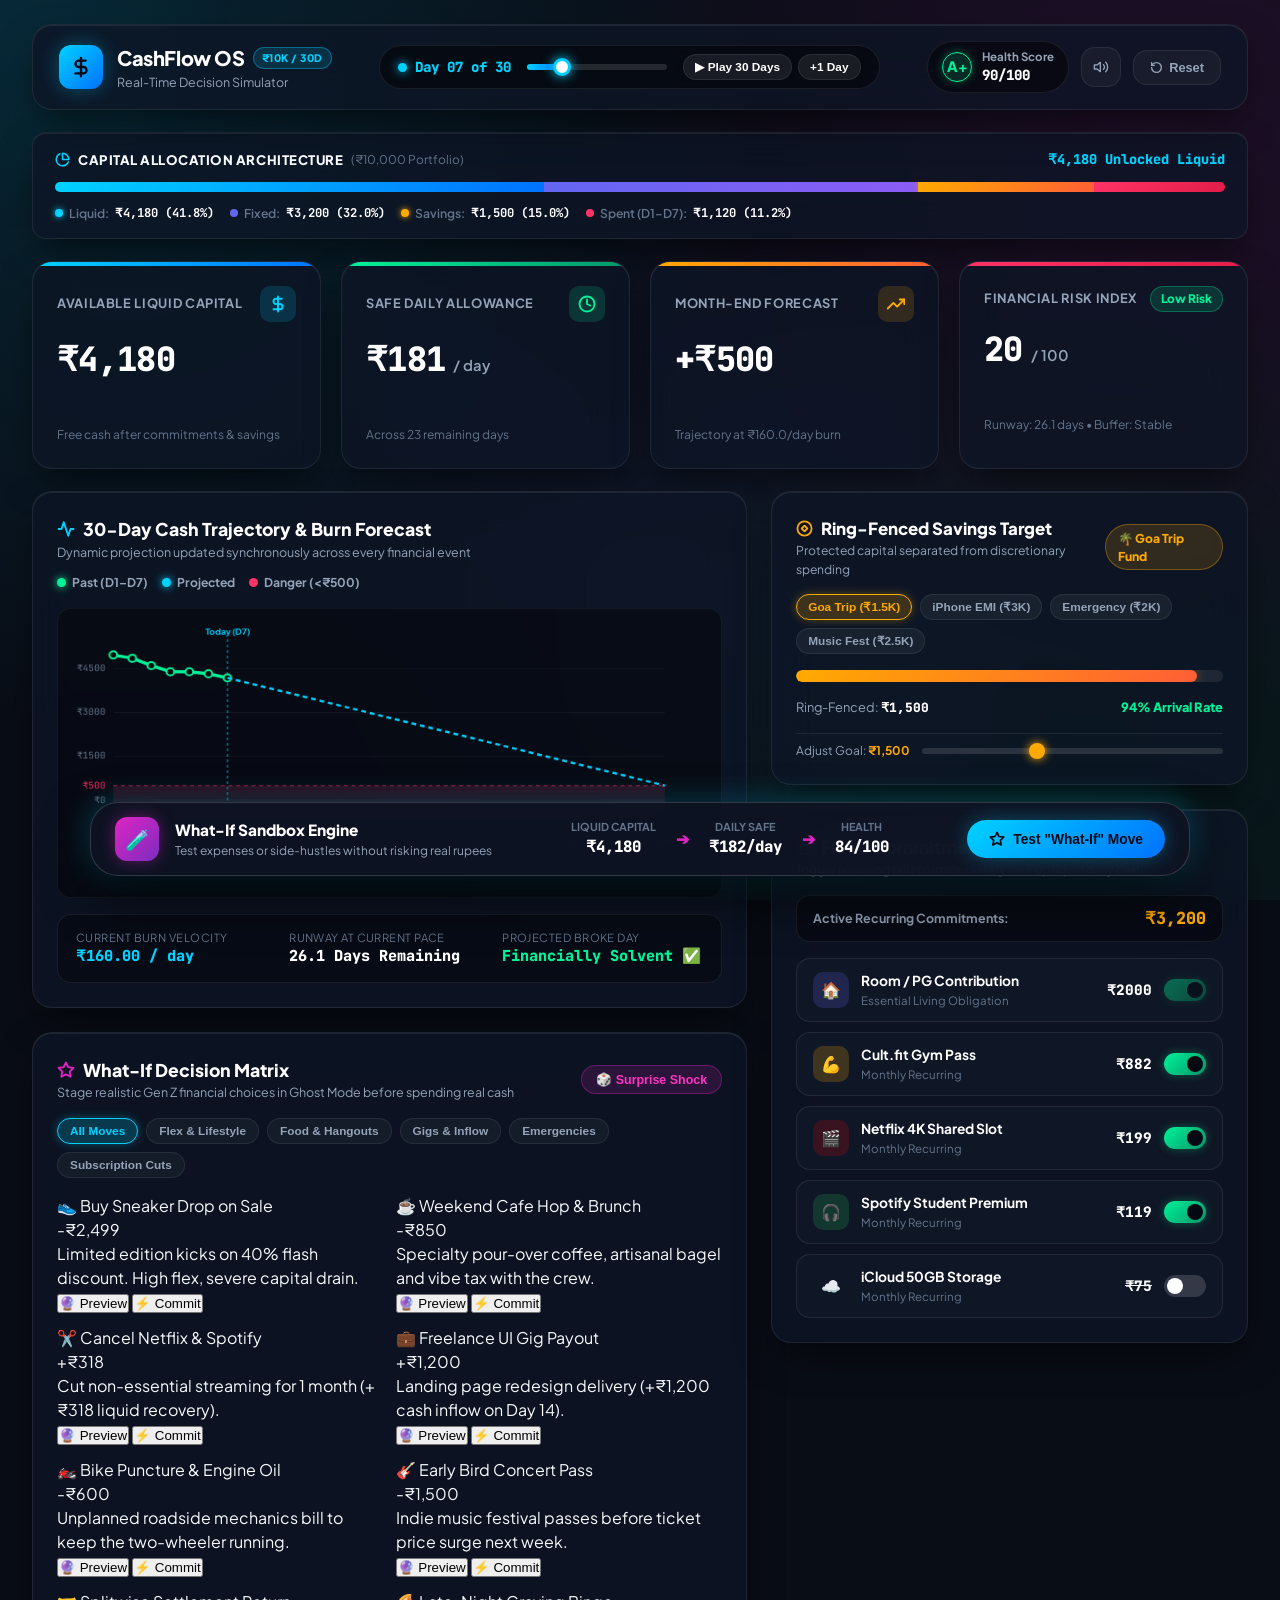
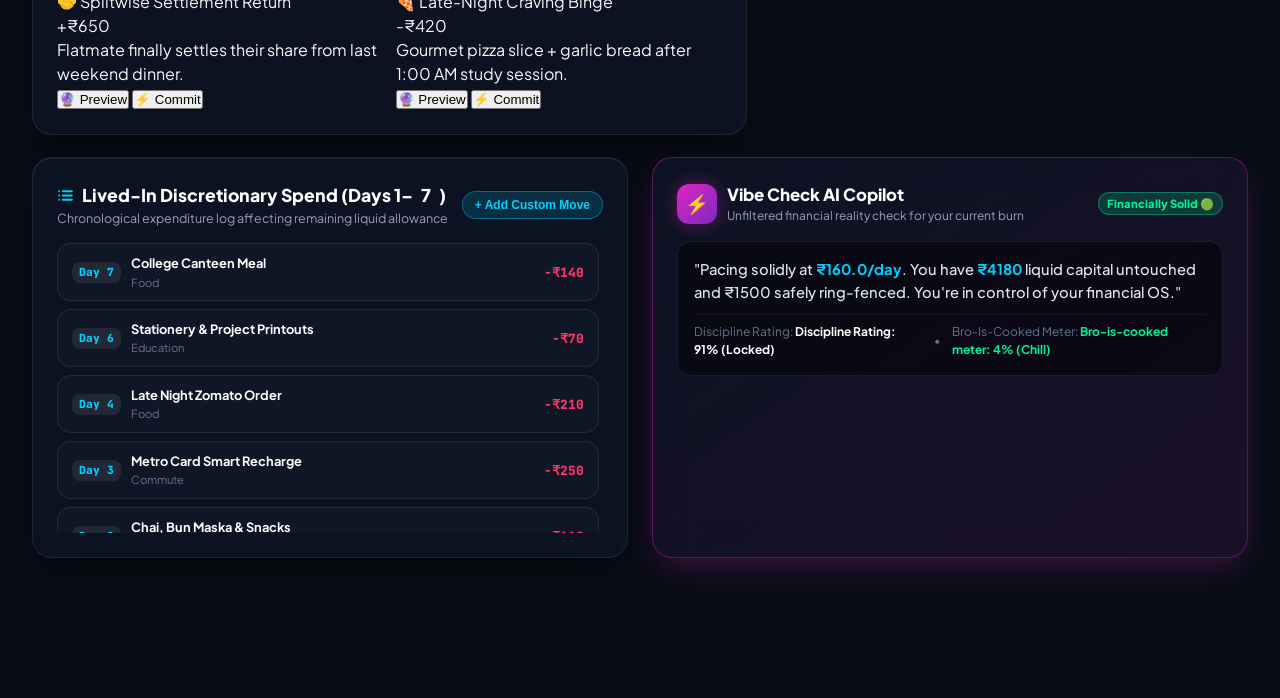
<file: index.html>
<!DOCTYPE html>
<html lang="en">
<head>
  <meta charset="UTF-8">
  <meta name="viewport" content="width=device-width, initial-scale=1.0">
  <title>CashFlow OS — The ₹10,000 / 30-Day Decision Simulator</title>
  <meta name="description" content="A vibrant Gen Z personal finance simulator. Manage a ₹10,000 monthly allowance across 30 days and dynamically model every financial shock in real-time.">
  <link rel="stylesheet" href="styles.css">
</head>
<body>
  <!-- Ambient Radiant Mesh & Mouse Tracking Spotlight -->
  <div class="ambient-mesh" id="ambientMesh"></div>
  <div class="mouse-spotlight" id="mouseSpotlight"></div>

  <!-- Confetti Celebration Canvas -->
  <canvas id="confettiCanvas"></canvas>

  <div class="app-container">

    <!-- ==========================================================================
         TOP APPLICATION HEADER
         ========================================================================== -->
    <header class="app-header" role="banner">
      <div class="brand-wrapper">
        <div class="brand-icon-box">
          <svg width="22" height="22" viewBox="0 0 24 24" fill="none" stroke="currentColor" stroke-width="2.6" stroke-linecap="round" stroke-linejoin="round">
            <path d="M12 2v20M17 5H9.5a3.5 3.5 0 0 0 0 7h5a3.5 3.5 0 0 1 0 7H6"/>
          </svg>
        </div>
        <div class="brand-titles">
          <h1 class="brand-title">
            CashFlow OS
            <span class="badge-tag">₹10K / 30D</span>
          </h1>
          <span class="brand-subtitle">Real-Time Decision Simulator</span>
        </div>
      </div>

      <!-- Center Day Timeline Scrubber Pill -->
      <div class="day-scrubber-pill" aria-label="Timeline Scrubber">
        <div class="day-badge-label">
          <span class="day-pill-circle"></span>
          <span class="day-count-display" id="dayCountDisplay">Day 07 of 30</span>
        </div>

        <input 
          type="range" 
          id="dayTimelineSlider" 
          class="day-slider-range" 
          min="1" 
          max="30" 
          value="7" 
          aria-label="Timeline Slider"
        >

        <div style="display:flex; align-items:center; gap:6px;">
          <button class="btn-timeline-action" id="btnPlayCycle" title="Autoplay month simulation">
            <span id="playCycleLabel">▶ Play 30 Days</span>
          </button>
          <button class="btn-timeline-action" id="btnNextDay" title="Advance one day">
            <span>+1 Day</span>
          </button>
        </div>
      </div>

      <!-- Right Header Actions (Health Score, SFX & Reset) -->
      <div class="header-actions">
        <!-- Live Health Score Badge -->
        <div class="health-score-badge" title="Financial Health & Discipline Rating">
          <div class="health-letter-box" id="healthGradeBox">A</div>
          <div>
            <div class="health-label-text">Health Score</div>
            <div class="health-value-text" id="healthScoreDisplay">84/100</div>
          </div>
        </div>

        <!-- Audio SFX Toggle Button -->
        <button class="btn-icon-subtle" id="sfxToggleBtn" title="Toggle Synthesized Audio Feedback" aria-label="Toggle SFX">
          <svg id="sfxIconOn" width="16" height="16" viewBox="0 0 24 24" fill="none" stroke="currentColor" stroke-width="2" stroke-linecap="round" stroke-linejoin="round">
            <polygon points="11 5 6 9 2 9 2 15 6 15 11 19 11 5"></polygon>
            <path d="M19.07 4.93a10 10 0 0 1 0 14.14M15.54 8.46a5 5 0 0 1 0 7.07"></path>
          </svg>
          <svg id="sfxIconOff" width="16" height="16" viewBox="0 0 24 24" fill="none" stroke="currentColor" stroke-width="2" stroke-linecap="round" stroke-linejoin="round" style="display:none;">
            <line x1="1" y1="1" x2="23" y2="23"></line>
            <path d="M9 9v3a3 3 0 0 0 5.12 2.12M15 9.34V4a3 3 0 0 0-5.94-.6"></path>
            <path d="M17 16.95A7 7 0 0 1 5 12v-2m14 0v2a7 7 0 0 1-.11 1.23"></path>
            <line x1="12" y1="19" x2="12" y2="23"></line>
            <line x1="8" y1="23" x2="16" y2="23"></line>
          </svg>
        </button>

        <!-- Engine Reset Button -->
        <button class="btn-reset" id="resetEngineBtn" title="Reset ecosystem to Day 7 initial baseline">
          <svg width="13" height="13" viewBox="0 0 24 24" fill="none" stroke="currentColor" stroke-width="2.5" stroke-linecap="round" stroke-linejoin="round">
            <path d="M3 12a9 9 0 1 0 9-9 9.75 9.75 0 0 0-6.74 2.74L3 8"/>
            <path d="M3 3v5h5"/>
          </svg>
          <span>Reset</span>
        </button>
      </div>
    </header>

    <!-- ==========================================================================
         GHOST SIMULATION ACTIVE BANNER
         ========================================================================== -->
    <div class="simulation-active-banner" id="simulationActiveBanner">
      <div class="banner-content">
        <span class="banner-tag">Ghost Mode Active</span>
        <span class="banner-text" id="simBannerDescription">Testing Move: "Buy Sneaker Drop on Sale (-₹2,499)"</span>
      </div>
      <div class="banner-controls">
        <button class="btn-banner-commit" id="bannerCommitBtn">⚡ Commit Action</button>
        <button class="btn-banner-discard" id="bannerDiscardBtn">✕ Discard</button>
      </div>
    </div>

    <!-- ==========================================================================
         CAPITAL ALLOCATION ARCHITECTURE BAR
         ========================================================================== -->
    <section class="allocation-strip-card" aria-label="Portfolio Distribution">
      <div class="allocation-header-row">
        <div style="display:flex; align-items:center; gap:8px;">
          <svg width="15" height="15" viewBox="0 0 24 24" fill="none" stroke="var(--cyan-primary)" stroke-width="2.5" stroke-linecap="round" stroke-linejoin="round">
            <path d="M21.21 15.89A10 10 0 1 1 8 2.83"></path>
            <path d="M22 12A10 10 0 0 0 12 2v10z"></path>
          </svg>
          <span style="font-size:0.82rem; font-weight:800; text-transform:uppercase; letter-spacing:0.04em;">Capital Allocation Architecture</span>
          <span style="font-size:0.75rem; color:var(--text-dim);">(₹10,000 Portfolio)</span>
        </div>
        <span id="allocSummaryText" style="font-family:var(--font-mono); font-size:0.85rem; font-weight:800; color:var(--cyan-primary);">₹4,180 Unlocked Liquid</span>
      </div>

      <div class="allocation-progress-track">
        <div class="alloc-seg seg-liquid" id="segLiquid" style="width: 41.8%;" title="Liquid Capital"></div>
        <div class="alloc-seg seg-fixed" id="segFixed" style="width: 32.0%;" title="Fixed Commitments"></div>
        <div class="alloc-seg seg-savings" id="segSavings" style="width: 15.0%;" title="Savings Target"></div>
        <div class="alloc-seg seg-spent" id="segSpent" style="width: 11.2%;" title="Discretionary Spent"></div>
      </div>

      <div class="allocation-badges-row">
        <div class="alloc-badge-chip">
          <span class="alloc-dot dot-liquid"></span>
          <span class="alloc-label">Liquid:</span>
          <span class="alloc-val" id="allocValLiquid">₹4,180 (41.8%)</span>
        </div>
        <div class="alloc-badge-chip">
          <span class="alloc-dot dot-fixed"></span>
          <span class="alloc-label">Fixed:</span>
          <span class="alloc-val" id="allocValFixed">₹3,200 (32.0%)</span>
        </div>
        <div class="alloc-badge-chip">
          <span class="alloc-dot dot-savings"></span>
          <span class="alloc-label">Savings:</span>
          <span class="alloc-val" id="allocValSavings">₹1,500 (15.0%)</span>
        </div>
        <div class="alloc-badge-chip">
          <span class="alloc-dot dot-spent"></span>
          <span class="alloc-label">Spent (D1–D7):</span>
          <span class="alloc-val" id="allocValSpent">₹1,120 (11.2%)</span>
        </div>
      </div>
    </section>

    <!-- ==========================================================================
         HERO METRICS 4-CARD STRIP
         ========================================================================== -->
    <section class="hero-metrics-grid" aria-label="Key Financial Metrics">
      <!-- 1. AVAILABLE LIQUID CAPITAL -->
      <article class="metric-card card-liquid" id="cardLiquid">
        <div class="metric-header">
          <span class="metric-title">Available Liquid Capital</span>
          <div class="metric-icon-bubble">
            <svg width="18" height="18" viewBox="0 0 24 24" fill="none" stroke="currentColor" stroke-width="2.5" stroke-linecap="round" stroke-linejoin="round">
              <path d="M12 2v20M17 5H9.5a3.5 3.5 0 0 0 0 7h5a3.5 3.5 0 0 1 0 7H6"/>
            </svg>
          </div>
        </div>
        <div class="metric-value-wrap">
          <span class="metric-primary-value" id="valLiquidCapital">₹4,180</span>
        </div>
        <div class="delta-ghost-pill" id="deltaLiquidPill">
          <span>Sim: ₹1,681</span>
          <span class="diff">(-₹2,499)</span>
        </div>
        <span class="metric-footer-note">Free cash after commitments & savings</span>
      </article>

      <!-- 2. SAFE DAILY ALLOWANCE -->
      <article class="metric-card card-allowance" id="cardAllowance">
        <div class="metric-header">
          <span class="metric-title">Safe Daily Allowance</span>
          <div class="metric-icon-bubble">
            <svg width="18" height="18" viewBox="0 0 24 24" fill="none" stroke="currentColor" stroke-width="2.5" stroke-linecap="round" stroke-linejoin="round">
              <circle cx="12" cy="12" r="10"></circle>
              <polyline points="12 6 12 12 16 14"></polyline>
            </svg>
          </div>
        </div>
        <div class="metric-value-wrap">
          <span class="metric-primary-value" id="valDailyAllowance">₹182</span>
          <span class="metric-unit">/ day</span>
        </div>
        <div class="delta-ghost-pill" id="deltaAllowancePill">
          <span>Sim: ₹73/day</span>
          <span class="diff">(-60%)</span>
        </div>
        <span class="metric-footer-note" id="allowanceDaysNote">Across 23 remaining days</span>
      </article>

      <!-- 3. PROJECTED MONTH-END BALANCE -->
      <article class="metric-card card-projected" id="cardProjected">
        <div class="metric-header">
          <span class="metric-title">Month-End Forecast</span>
          <div class="metric-icon-bubble">
            <svg width="18" height="18" viewBox="0 0 24 24" fill="none" stroke="currentColor" stroke-width="2.5" stroke-linecap="round" stroke-linejoin="round">
              <polyline points="23 6 13.5 15.5 8.5 10.5 1 18"></polyline>
              <polyline points="17 6 23 6 23 12"></polyline>
            </svg>
          </div>
        </div>
        <div class="metric-value-wrap">
          <span class="metric-primary-value" id="valMonthEnd">+₹500</span>
        </div>
        <div class="delta-ghost-pill" id="deltaMonthEndPill">
          <span>Sim: -₹1,999</span>
          <span class="diff">CRITICAL</span>
        </div>
        <span class="metric-footer-note" id="burnTrajectoryNote">Trajectory at ₹160/day burn</span>
      </article>

      <!-- 4. FINANCIAL RISK INDEX -->
      <article class="metric-card card-risk" id="cardRisk">
        <div class="metric-header">
          <span class="metric-title">Financial Risk Index</span>
          <span class="status-pill status-safe" id="riskStatusBadge">Low Risk</span>
        </div>
        <div class="metric-value-wrap">
          <span class="metric-primary-value" id="valRiskScore">24</span>
          <span class="metric-unit">/ 100</span>
        </div>
        <div class="delta-ghost-pill" id="deltaRiskPill">
          <span>Sim: 86/100</span>
          <span class="diff">(+62 pts)</span>
        </div>
        <span class="metric-footer-note" id="riskFactorSummary">Runway: 26.1 days • Buffer: Stable</span>
      </article>
    </section>

    <!-- ==========================================================================
         MAIN DASHBOARD GRID (CHART & WHAT-IF ON LEFT, GOAL & SUBS ON RIGHT)
         ========================================================================== -->
    <div class="main-dashboard-grid">
      <!-- LEFT COLUMN: TRAJECTORY CHART & WHAT-IF SCENARIOS -->
      <div style="display:flex; flex-direction:column; gap:24px;">

        <!-- 30-DAY TRAJECTORY FORECAST CANVAS CHART -->
        <article class="chart-card">
          <div class="card-title-row">
            <div class="card-title-block">
              <h3>
                <svg width="18" height="18" viewBox="0 0 24 24" fill="none" stroke="var(--cyan-primary)" stroke-width="2.5" stroke-linecap="round" stroke-linejoin="round">
                  <polyline points="22 12 18 12 15 21 9 3 6 12 2 12"></polyline>
                </svg>
                30-Day Cash Trajectory & Burn Forecast
              </h3>
              <p>Dynamic projection updated synchronously across every financial event</p>
            </div>

            <!-- Dynamic Chart Legend -->
            <div class="chart-legend">
              <div class="legend-item">
                <span class="legend-dot actual"></span>
                <span>Past (D1–D7)</span>
              </div>
              <div class="legend-item">
                <span class="legend-dot projected"></span>
                <span>Projected</span>
              </div>
              <div class="legend-item" id="ghostLegendItem" style="display:none;">
                <span class="legend-dot ghost"></span>
                <span style="color:var(--ghost-magenta); font-weight:800;">Ghost Preview</span>
              </div>
              <div class="legend-item">
                <span class="legend-dot danger"></span>
                <span>Danger (&lt;₹500)</span>
              </div>
            </div>
          </div>

          <!-- Interactive Canvas -->
          <div class="chart-canvas-container">
            <canvas id="trajectoryChart"></canvas>
            <div class="chart-tooltip-overlay" id="chartTooltip">
              <div class="tooltip-day-title" id="ttDayTitle">Day 14 Forecast</div>
              <div class="tooltip-val-line">
                <span>Baseline Balance:</span>
                <span class="val" id="ttBaselineVal">₹3,060</span>
              </div>
              <div class="tooltip-val-line" id="ttGhostRow" style="display:none; color:var(--ghost-magenta);">
                <span>Ghost Simulation:</span>
                <span class="val" id="ttGhostVal" style="color:var(--ghost-magenta);">₹1,260</span>
              </div>
            </div>
          </div>

          <!-- Micro Insights Bar below chart -->
          <div class="chart-insights-bar">
            <div class="insight-metric-item">
              <span class="insight-label">Current Burn Velocity</span>
              <span class="insight-val" id="insightBurnRate" style="color:var(--cyan-primary);">₹160.00 / day</span>
            </div>
            <div class="insight-metric-item">
              <span class="insight-label">Runway at Current Pace</span>
              <span class="insight-val" id="insightRunway">26.1 Days Remaining</span>
            </div>
            <div class="insight-metric-item">
              <span class="insight-label">Projected Broke Day</span>
              <span class="insight-val" id="insightBrokeDay" style="color:var(--mint-primary);">Financially Solvent ✅</span>
            </div>
          </div>
        </article>

        <!-- WHAT-IF SCENARIOS MATRIX CARD -->
        <article class="scenarios-deck-card">
          <div class="card-title-row">
            <div class="card-title-block">
              <h3>
                <svg width="18" height="18" viewBox="0 0 24 24" fill="none" stroke="var(--ghost-magenta)" stroke-width="2.5" stroke-linecap="round" stroke-linejoin="round">
                  <polygon points="12 2 15.09 8.26 22 9.27 17 14.14 18.18 21.02 12 17.77 5.82 21.02 7 14.14 2 9.27 8.91 8.26 12 2"></polygon>
                </svg>
                What-If Decision Matrix
              </h3>
              <p>Stage realistic Gen Z financial choices in Ghost Mode before spending real cash</p>
            </div>

            <!-- Surprise Shock Button -->
            <button class="btn-surprise-shock" id="btnSurpriseShock" title="Generate a random realistic financial shock">
              <span>🎲 Surprise Shock</span>
            </button>
          </div>

          <!-- Scenario Filter Chips -->
          <div class="scenario-filter-chips">
            <button class="filter-chip active" data-filter="all">All Moves</button>
            <button class="filter-chip" data-filter="flex">Flex & Lifestyle</button>
            <button class="filter-chip" data-filter="food">Food & Hangouts</button>
            <button class="filter-chip" data-filter="gigs">Gigs & Inflow</button>
            <button class="filter-chip" data-filter="emergency">Emergencies</button>
            <button class="filter-chip" data-filter="subs">Subscription Cuts</button>
          </div>

          <!-- Grid of Tap Scenario Cards -->
          <div class="scenarios-grid" id="scenariosGrid">
            <!-- Dynamic scenario cards rendered here by JS -->
          </div>
        </article>

      </div>

      <!-- RIGHT COLUMN: TARGET SAVINGS GOAL & ACTIVE COMMITMENTS -->
      <div style="display:flex; flex-direction:column; gap:24px;">

        <!-- TARGET SAVINGS GOAL CARD -->
        <article class="savings-goal-card">
          <div class="savings-header">
            <div>
              <h3 style="font-size:1.05rem; font-weight:800; color:#fff; display:flex; align-items:center; gap:8px;">
                <svg width="17" height="17" viewBox="0 0 24 24" fill="none" stroke="var(--amber-primary)" stroke-width="2.5" stroke-linecap="round" stroke-linejoin="round">
                  <circle cx="12" cy="12" r="10"></circle>
                  <polygon points="12 8 8 12 12 16 16 12 12 8"></polygon>
                </svg>
                Ring-Fenced Savings Target
              </h3>
              <p style="font-size:0.76rem; color:var(--text-muted);">Protected capital separated from discretionary spending</p>
            </div>
            <div class="savings-goal-pill" id="savingsGoalTag">
              <span>🌴 Goa Trip Fund</span>
            </div>
          </div>

          <!-- Goal Preset Chips -->
          <div class="goal-presets-strip">
            <button class="goal-preset-chip active" data-goal-val="1500" data-goal-name="Goa Trip 🌴">Goa Trip (₹1.5K)</button>
            <button class="goal-preset-chip" data-goal-val="3000" data-goal-name="iPhone EMI 📱">iPhone EMI (₹3K)</button>
            <button class="goal-preset-chip" data-goal-val="2000" data-goal-name="Emergency 🛡️">Emergency (₹2K)</button>
            <button class="goal-preset-chip" data-goal-val="2500" data-goal-name="Music Fest 🎸">Music Fest (₹2.5K)</button>
          </div>

          <!-- Progress Track -->
          <div class="savings-progress-track">
            <div class="savings-progress-fill" id="savingsProgressFill" style="width: 94%;"></div>
            <div class="savings-progress-ghost" id="savingsProgressGhost" style="width: 35%;"></div>
          </div>

          <!-- Stats Row -->
          <div class="savings-stats-row">
            <div>
              <span>Ring-Fenced: </span>
              <span class="num" id="savingsGoalAmount">₹1,500</span>
            </div>
            <div>
              <span id="savingsProbability" style="color:var(--mint-primary); font-weight:800;">94% Arrival Rate</span>
            </div>
          </div>

          <!-- Custom Target Slider -->
          <div class="savings-controls-strip">
            <label for="savingsTargetSlider">Adjust Goal: <strong id="sliderSavingsDisplay" style="color:var(--amber-primary);">₹1,500</strong></label>
            <input 
              type="range" 
              id="savingsTargetSlider" 
              class="savings-range-input" 
              min="0" 
              max="4000" 
              step="100" 
              value="1500"
            >
          </div>
        </article>

        <!-- ACTIVE COMMITMENTS & SUBSCRIPTIONS DECK -->
        <article class="commitments-card">
          <div class="card-title-row">
            <div class="card-title-block">
              <h3>
                <svg width="17" height="17" viewBox="0 0 24 24" fill="none" stroke="var(--indigo-primary)" stroke-width="2.5" stroke-linecap="round" stroke-linejoin="round">
                  <rect x="2" y="7" width="20" height="14" rx="2" ry="2"></rect>
                  <path d="M16 21V5a2 2 0 0 0-2-2h-4a2 2 0 0 0-2 2v16"></path>
                </svg>
                Fixed Commitments & Subscriptions
              </h3>
              <p>Toggle recurring bills to immediately free up liquid daily cash</p>
            </div>
          </div>

          <!-- Commitments Total Bar -->
          <div class="commitments-total-bar">
            <span class="commitments-total-label">Active Recurring Commitments:</span>
            <span class="commitments-total-val" id="totalCommitmentsVal">₹3,200</span>
          </div>

          <!-- Subscriptions List with Toggles -->
          <div class="subs-list" id="subscriptionsList">
            <!-- Dynamic Subscriptions Rows Rendered Here by JS -->
          </div>
        </article>

      </div>
    </div>

    <!-- ==========================================================================
         SECONDARY DASHBOARD GRID (LEDGER & VIBE CHECK AI)
         ========================================================================== -->
    <div class="secondary-dashboard-grid">
      <!-- LIVED-IN DISCRETIONARY SPEND LEDGER -->
      <article class="history-card">
        <div class="card-title-row">
          <div class="card-title-block">
            <h3>
              <svg width="17" height="17" viewBox="0 0 24 24" fill="none" stroke="var(--cyan-primary)" stroke-width="2.5" stroke-linecap="round" stroke-linejoin="round">
                <line x1="8" y1="6" x2="21" y2="6"></line>
                <line x1="8" y1="12" x2="21" y2="12"></line>
                <line x1="8" y1="18" x2="21" y2="18"></line>
                <line x1="3" y1="6" x2="3.01" y2="6"></line>
                <line x1="3" y1="12" x2="3.01" y2="12"></line>
                <line x1="3" y1="18" x2="3.01" y2="18"></line>
              </svg>
              Lived-In Discretionary Spend (Days 1–<span id="ledgerDaySpan">7</span>)
            </h3>
            <p>Chronological expenditure log affecting remaining liquid allowance</p>
          </div>

          <button class="btn-add-tx" id="openCustomMoveBtn">
            <span>+ Add Custom Move</span>
          </button>
        </div>

        <div class="tx-list" id="transactionLedgerList">
          <!-- Dynamic ledger items rendered here by JS -->
        </div>
      </article>

      <!-- GEN Z VIBE CHECK AI COPILOT CARD -->
      <article class="vibe-ai-card">
        <div class="card-title-row">
          <div class="ai-header-badge">
            <div class="ai-bot-avatar">⚡</div>
            <div>
              <h3 style="font-size:1.05rem; font-weight:800; color:#fff;">Vibe Check AI Copilot</h3>
              <p style="font-size:0.75rem; color:var(--text-muted);">Unfiltered financial reality check for your current burn</p>
            </div>
          </div>
          <span class="vibe-badge-pill" id="vibeCheckBadge" style="background:rgba(0, 242, 152, 0.18); color:var(--mint-primary); border:1px solid rgba(0, 242, 152, 0.35);">Chill & Solvent</span>
        </div>

        <div class="vibe-message-bubble">
          <p class="vibe-quote-text" id="vibeAiQuote">
            "You’re cruising at ₹160/day burn. Keep this up and the Goa trip is locked. Just don't let 2 AM Swiggy cravings ruin the grind."
          </p>
          <div class="vibe-metrics-micro">
            <span>Discipline Rating: <strong id="disciplineRating" style="color:#fff;">8.4 / 10</strong></span>
            <span>•</span>
            <span>Bro-Is-Cooked Meter: <strong id="broIsCookedMetric" style="color:var(--mint-primary);">0% (Safe)</strong></span>
          </div>
        </div>
      </article>
    </div>

  </div> <!-- End .app-container -->

  <!-- ==========================================================================
       FLOATING DOCKED BAR
       ========================================================================== -->
  <aside class="floating-dock-bar" id="floatingDockBar" aria-label="Quick Actions Dock">
    <div class="dock-left-info">
      <div class="dock-sim-icon">🧪</div>
      <div class="dock-sim-text">
        <h4>What-If Sandbox Engine</h4>
        <p>Test expenses or side-hustles without risking real rupees</p>
      </div>
    </div>

    <div class="dock-center-preview">
      <div class="dock-metric-preview">
        <span class="dock-metric-label">Liquid Capital</span>
        <span class="dock-metric-val" id="dockLiquidVal">₹4,180</span>
      </div>
      <span class="dock-arrow">➔</span>
      <div class="dock-metric-preview">
        <span class="dock-metric-label">Daily Safe</span>
        <span class="dock-metric-val" id="dockAllowanceVal">₹182/day</span>
      </div>
      <span class="dock-arrow">➔</span>
      <div class="dock-metric-preview">
        <span class="dock-metric-label">Health</span>
        <span class="dock-metric-val" id="dockHealthVal">84/100</span>
      </div>
    </div>

    <button class="btn-open-drawer" id="btnOpenSimulatorDrawer">
      <svg width="16" height="16" viewBox="0 0 24 24" fill="none" stroke="currentColor" stroke-width="2.5" stroke-linecap="round" stroke-linejoin="round">
        <polygon points="12 2 15.09 8.26 22 9.27 17 14.14 18.18 21.02 12 17.77 5.82 21.02 7 14.14 2 9.27 8.91 8.26 12 2"></polygon>
      </svg>
      <span>Test "What-If" Move</span>
    </button>
  </aside>

  <!-- ==========================================================================
       SLIDE-OUT SIMULATOR DRAWER MODAL
       ========================================================================== -->
  <div class="modal-backdrop" id="simulatorModalBackdrop">
    <div class="drawer-panel" id="simulatorDrawerPanel" role="dialog" aria-modal="true" aria-labelledby="drawerTitle">
      <!-- Drawer Header -->
      <div class="drawer-header">
        <div class="drawer-title-group">
          <h3 id="drawerTitle">
            <span style="color:var(--ghost-magenta);">🧪</span>
            What-If Decision Simulator
          </h3>
          <p>Stage financial moves in Ghost Mode to preview ripple effects</p>
        </div>
        <button class="drawer-close-btn" id="drawerCloseBtn" aria-label="Close Drawer">✕</button>
      </div>

      <!-- Drawer Body -->
      <div class="drawer-body">
        <!-- Tabs: Quick Presets vs Custom Builder -->
        <div class="drawer-tabs">
          <button class="drawer-tab-btn active" id="tabQuickPresetsBtn">Quick Presets</button>
          <button class="drawer-tab-btn" id="tabCustomMoveBtn">Custom Move Builder</button>
        </div>

        <!-- Tab 1: Presets List -->
        <div id="drawerPresetsTabContent" style="display:flex; flex-direction:column; gap:12px;">
          <div class="drawer-presets-scroll" id="drawerPresetsList">
            <!-- Dynamic Presets Rendered by JS -->
          </div>
        </div>

        <!-- Tab 2: Custom Move Form -->
        <div id="drawerCustomTabContent" style="display:none; flex-direction:column; gap:16px;">
          <div class="form-group">
            <label class="form-label" for="customMoveName">Description / Title</label>
            <input type="text" id="customMoveName" class="form-input" placeholder="e.g. Swiggy Late Night Craving" value="Concert VIP Pass">
          </div>

          <div class="form-group">
            <label class="form-label" for="customMoveAmount">Amount (₹)</label>
            <input type="number" id="customMoveAmount" class="form-input form-input-currency" placeholder="0" value="1500" min="1">
          </div>

          <div class="form-group">
            <label class="form-label">Type of Action</label>
            <div class="type-selector-strip">
              <button type="button" class="type-btn selected-expense" id="btnTypeExpense">💸 Expense</button>
              <button type="button" class="type-btn" id="btnTypeIncome">💰 Inflow / Income</button>
            </div>
          </div>

          <div class="form-group">
            <label class="form-label">Category</label>
            <div class="category-pills-wrap">
              <button type="button" class="cat-pill active" data-cat="Lifestyle">Lifestyle</button>
              <button type="button" class="cat-pill" data-cat="Food">Food & Craving</button>
              <button type="button" class="cat-pill" data-cat="Side Gig">Side Gig</button>
              <button type="button" class="cat-pill" data-cat="Emergency">Emergency</button>
              <button type="button" class="cat-pill" data-cat="Shopping">Shopping</button>
            </div>
          </div>

          <button type="button" class="btn-stage-custom" id="btnApplyCustomSim">
            <span>Stage Move into Ghost Mode ➔</span>
          </button>
        </div>

        <!-- Live Impact Comparison Box -->
        <div class="impact-preview-box" id="impactPreviewBox">
          <!-- Live diff tiles rendered by JS -->
        </div>
      </div>

      <!-- Drawer Footer Actions -->
      <div class="drawer-footer">
        <button class="btn-drawer-commit" id="btnDrawerCommit">
          <span>⚡ Commit to Reality</span>
        </button>
        <button class="btn-drawer-discard" id="btnDrawerDiscard">
          <span>✕ Discard Preview</span>
        </button>
      </div>
    </div>
  </div>

  <!-- JavaScript Engine -->
  <script src="app.js"></script>
</body>
</html>
</file>
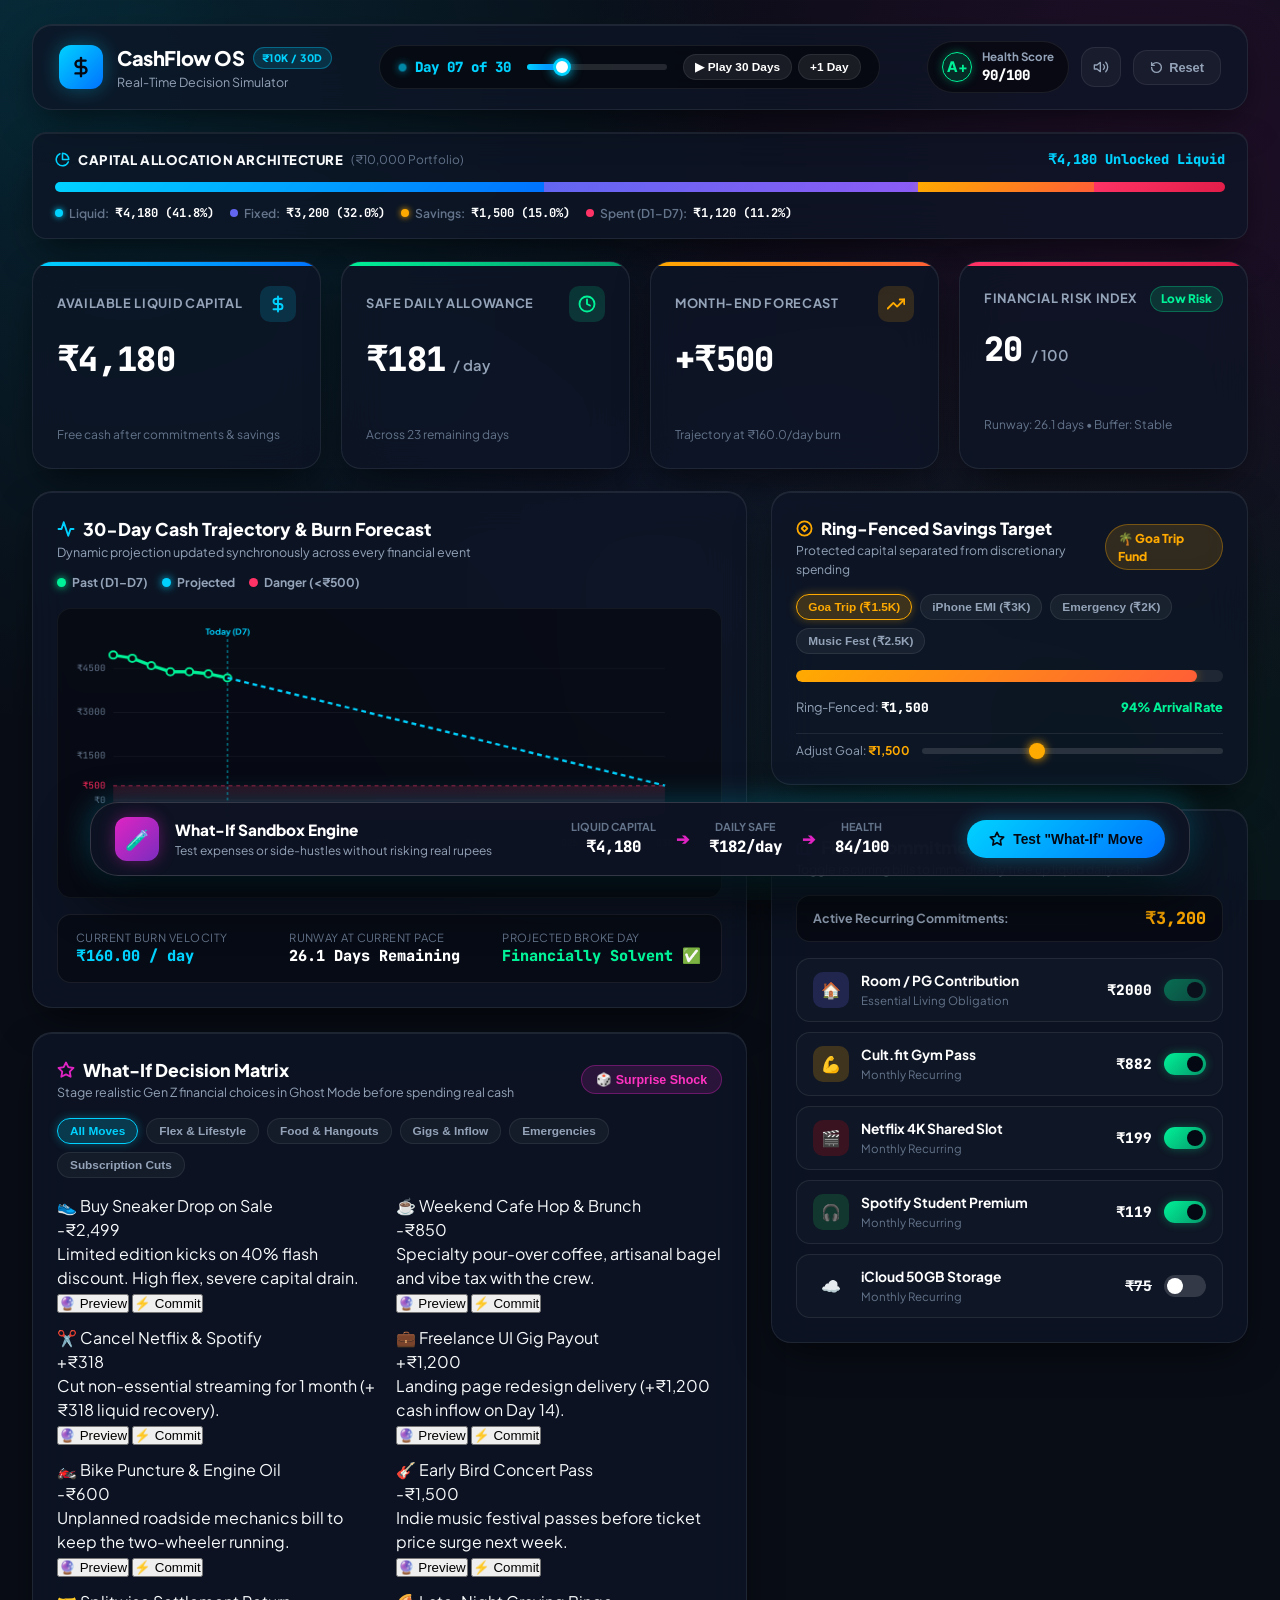
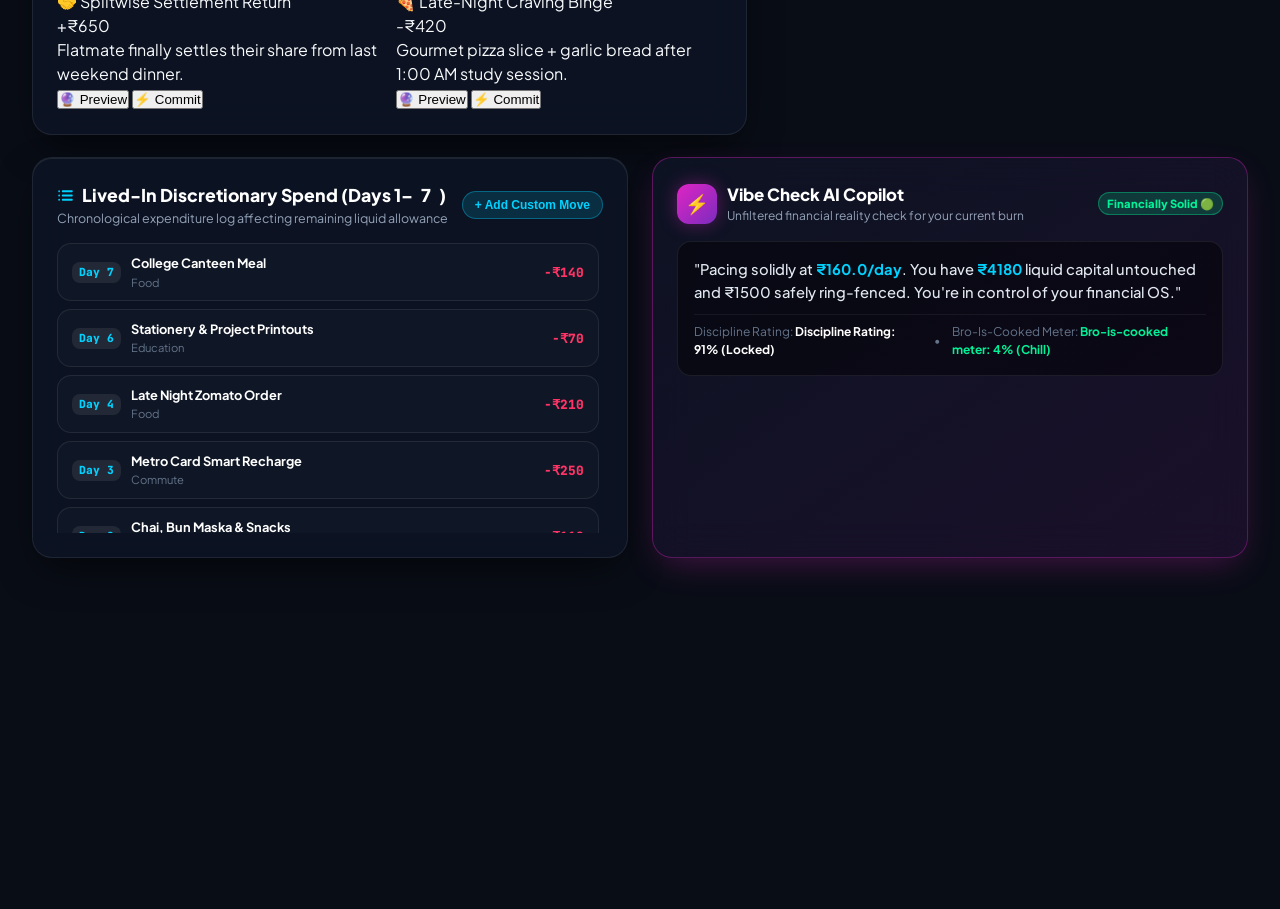
<file: test.html>
<!DOCTYPE html>
<html>
<head>
  <meta http-equiv="refresh" content="0; url=index.html">
  <title>Redirecting to CashFlow OS...</title>
</head>
<body>
  <p>Redirecting to <a href="index.html">CashFlow OS</a>...</p>
</body>
</html>
</file>
<file: styles.css>
/* ==========================================================================
   CashFlow OS - Real-Time Gen Z Fintech Decision Simulator
   Refined Hyper-Palette: Electric Cyan, Spring Mint, Radiant Amber, Coral Crimson, Vivid Magenta
   ========================================================================== */
@import url('https://fonts.googleapis.com/css2?family=Plus+Jakarta+Sans:wght@300;400;500;600;700;800;900&family=JetBrains+Mono:wght@400;500;600;700;800&display=swap');

:root {
  /* Surfaces */
  --bg-primary: #090d16;
  --bg-secondary: #0e1424;
  --bg-card: rgba(14, 21, 38, 0.78);
  --bg-card-hover: rgba(20, 30, 54, 0.92);
  --bg-glass: rgba(12, 18, 32, 0.85);
  --bg-input: rgba(6, 10, 20, 0.75);

  /* Borders */
  --border-subtle: rgba(255, 255, 255, 0.08);
  --border-active: rgba(255, 255, 255, 0.18);
  --border-highlight: rgba(0, 210, 255, 0.38);

  /* Typography Colors */
  --text-main: #f8fafc;
  --text-muted: #94a3b8;
  --text-dim: #64748b;

  /* Refined Vibrant Accents */
  --cyan-primary: #00d2ff;
  --cyan-glow: rgba(0, 210, 255, 0.32);
  --cyan-gradient: linear-gradient(135deg, #00d2ff 0%, #0072ff 100%);

  --mint-primary: #00f298;
  --mint-glow: rgba(0, 242, 152, 0.32);
  --mint-gradient: linear-gradient(135deg, #00f298 0%, #059669 100%);

  --amber-primary: #ffaa00;
  --amber-glow: rgba(255, 170, 0, 0.32);
  --amber-gradient: linear-gradient(135deg, #ffaa00 0%, #ff5e36 100%);

  --crimson-primary: #ff3366;
  --crimson-glow: rgba(255, 51, 102, 0.35);
  --crimson-gradient: linear-gradient(135deg, #ff3366 0%, #e11d48 100%);

  --ghost-magenta: #e024c3;
  --ghost-glow: rgba(224, 36, 195, 0.38);
  --ghost-gradient: linear-gradient(135deg, #e024c3 0%, #7b2cbf 100%);

  --indigo-primary: #6366f1;
  --indigo-gradient: linear-gradient(135deg, #6366f1 0%, #8b5cf6 100%);

  /* Typography */
  --font-sans: 'Plus Jakarta Sans', -apple-system, BlinkMacSystemFont, sans-serif;
  --font-mono: 'JetBrains Mono', monospace;

  /* Radii */
  --radius-sm: 8px;
  --radius-md: 14px;
  --radius-lg: 20px;
  --radius-xl: 28px;
  --radius-pill: 9999px;

  /* Shadows */
  --shadow-card: 0 16px 40px -10px rgba(0, 0, 0, 0.65), inset 0 1px 0 rgba(255, 255, 255, 0.08);
  --shadow-neon: 0 0 25px var(--cyan-glow);
}

* {
  margin: 0;
  padding: 0;
  box-sizing: border-box;
}

html {
  scroll-behavior: smooth;
}

body {
  font-family: var(--font-sans);
  background-color: var(--bg-primary);
  color: var(--text-main);
  min-height: 100vh;
  overflow-x: hidden;
  background-image: 
    radial-gradient(circle at 10% 12%, rgba(0, 210, 255, 0.12) 0%, transparent 45%),
    radial-gradient(circle at 90% 16%, rgba(224, 36, 195, 0.11) 0%, transparent 42%),
    radial-gradient(circle at 50% 65%, rgba(99, 102, 241, 0.09) 0%, transparent 45%),
    radial-gradient(circle at 80% 88%, rgba(0, 242, 152, 0.08) 0%, transparent 45%);
  background-attachment: fixed;
  line-height: 1.5;
  -webkit-font-smoothing: antialiased;
}

/* Mouse spotlight */
.mouse-spotlight {
  position: fixed;
  width: 480px;
  height: 480px;
  border-radius: 50%;
  background: radial-gradient(circle, rgba(0, 210, 255, 0.06) 0%, transparent 70%);
  pointer-events: none;
  transform: translate(-50%, -50%);
  z-index: 1;
  transition: width 0.3s, height 0.3s;
}

/* Custom Scrollbar */
::-webkit-scrollbar {
  width: 7px;
  height: 7px;
}
::-webkit-scrollbar-track {
  background: var(--bg-primary);
}
::-webkit-scrollbar-thumb {
  background: rgba(255, 255, 255, 0.16);
  border-radius: var(--radius-pill);
}
::-webkit-scrollbar-thumb:hover {
  background: var(--cyan-primary);
}

/* ==========================================================================
   APP CONTAINER & HEADER
   ========================================================================== */
.app-container {
  max-width: 1440px;
  margin: 0 auto;
  padding: 24px 32px 140px 32px;
  display: flex;
  flex-direction: column;
  gap: 22px;
  position: relative;
  z-index: 10;
}

.app-header {
  display: flex;
  align-items: center;
  justify-content: space-between;
  padding: 16px 26px;
  background: var(--bg-card);
  backdrop-filter: blur(24px);
  -webkit-backdrop-filter: blur(24px);
  border: 1px solid var(--border-subtle);
  border-radius: var(--radius-lg);
  box-shadow: var(--shadow-card);
  position: sticky;
  top: 16px;
  z-index: 50;
  gap: 18px;
  flex-wrap: wrap;
}

.brand-wrapper {
  display: flex;
  align-items: center;
  gap: 14px;
}

.brand-icon-box {
  width: 44px;
  height: 44px;
  background: var(--cyan-gradient);
  border-radius: 12px;
  display: flex;
  align-items: center;
  justify-content: center;
  color: #040812;
  box-shadow: 0 0 20px var(--cyan-glow);
}

.brand-titles {
  display: flex;
  flex-direction: column;
}

.brand-title {
  font-size: 1.25rem;
  font-weight: 800;
  letter-spacing: -0.02em;
  display: flex;
  align-items: center;
  gap: 8px;
  color: #fff;
}

.brand-title .badge-tag {
  font-size: 0.65rem;
  font-weight: 800;
  padding: 2px 8px;
  background: rgba(0, 210, 255, 0.15);
  color: var(--cyan-primary);
  border: 1px solid rgba(0, 210, 255, 0.35);
  border-radius: var(--radius-pill);
  text-transform: uppercase;
  letter-spacing: 0.05em;
}

.brand-subtitle {
  font-size: 0.78rem;
  color: var(--text-muted);
}

/* Day Timeline Control in Header */
.day-scrubber-pill {
  display: flex;
  align-items: center;
  gap: 16px;
  background: rgba(0, 0, 0, 0.45);
  border: 1px solid var(--border-subtle);
  padding: 8px 18px;
  border-radius: var(--radius-pill);
}

.day-badge-label {
  display: flex;
  align-items: center;
  gap: 8px;
  font-size: 0.85rem;
  font-weight: 700;
  color: var(--text-muted);
}

.day-pill-circle {
  width: 9px;
  height: 9px;
  border-radius: 50%;
  background: var(--cyan-primary);
  box-shadow: 0 0 10px var(--cyan-primary);
  animation: pulse-dot 2s infinite ease-in-out;
}

@keyframes pulse-dot {
  0%, 100% { opacity: 1; transform: scale(1); }
  50% { opacity: 0.4; transform: scale(0.8); }
}

.day-slider-range {
  -webkit-appearance: none;
  appearance: none;
  width: 140px;
  height: 6px;
  border-radius: 3px;
  background: rgba(255, 255, 255, 0.12);
  outline: none;
  cursor: pointer;
  transition: background 0.2s;
}

.day-slider-range::-webkit-slider-thumb {
  -webkit-appearance: none;
  appearance: none;
  width: 18px;
  height: 18px;
  border-radius: 50%;
  background: #fff;
  border: 3px solid var(--cyan-primary);
  cursor: pointer;
  box-shadow: 0 0 12px var(--cyan-primary);
  transition: transform 0.15s ease;
}

.day-slider-range::-webkit-slider-thumb:hover {
  transform: scale(1.2);
}

.day-count-display {
  font-family: var(--font-mono);
  font-size: 0.88rem;
  font-weight: 800;
  color: var(--cyan-primary);
}

.btn-timeline-action {
  background: rgba(255, 255, 255, 0.08);
  border: 1px solid var(--border-subtle);
  color: #fff;
  font-size: 0.74rem;
  font-weight: 800;
  padding: 5px 11px;
  border-radius: var(--radius-pill);
  cursor: pointer;
  transition: all 0.2s ease;
  white-space: nowrap;
}

.btn-timeline-action:hover {
  background: rgba(0, 210, 255, 0.2);
  border-color: var(--cyan-primary);
  color: var(--cyan-primary);
}

.btn-timeline-action.playing {
  background: rgba(224, 36, 195, 0.2);
  border-color: var(--ghost-magenta);
  color: var(--ghost-magenta);
  box-shadow: 0 0 10px var(--ghost-glow);
}

/* Header Action Controls */
.header-actions {
  display: flex;
  align-items: center;
  gap: 12px;
}

.health-score-badge {
  display: flex;
  align-items: center;
  gap: 10px;
  background: rgba(0, 0, 0, 0.45);
  border: 1px solid var(--border-subtle);
  padding: 6px 14px;
  border-radius: var(--radius-pill);
  cursor: pointer;
  transition: all 0.2s ease;
}

.health-score-badge:hover {
  border-color: var(--border-active);
  background: rgba(255, 255, 255, 0.05);
}

.health-letter-box {
  width: 30px;
  height: 30px;
  border-radius: 50%;
  background: rgba(0, 242, 152, 0.15);
  color: var(--mint-primary);
  font-weight: 900;
  font-size: 0.9rem;
  display: flex;
  align-items: center;
  justify-content: center;
  border: 1.5px solid var(--mint-primary);
  box-shadow: 0 0 10px var(--mint-glow);
}

.health-label-text {
  font-size: 0.72rem;
  font-weight: 700;
  color: var(--text-muted);
}

.health-value-text {
  font-family: var(--font-mono);
  font-weight: 800;
  font-size: 0.88rem;
  color: #fff;
}

.btn-icon-subtle {
  width: 40px;
  height: 40px;
  border-radius: var(--radius-md);
  border: 1px solid var(--border-subtle);
  background: rgba(255, 255, 255, 0.04);
  color: var(--text-muted);
  cursor: pointer;
  display: flex;
  align-items: center;
  justify-content: center;
  transition: all 0.2s ease;
}

.btn-icon-subtle:hover {
  background: rgba(255, 255, 255, 0.09);
  color: var(--text-main);
  border-color: var(--border-active);
}

.btn-reset {
  display: flex;
  align-items: center;
  gap: 6px;
  padding: 9px 16px;
  border-radius: var(--radius-md);
  border: 1px solid var(--border-subtle);
  background: rgba(255, 255, 255, 0.04);
  color: var(--text-muted);
  font-size: 0.8rem;
  font-weight: 700;
  cursor: pointer;
  transition: all 0.2s ease;
}

.btn-reset:hover {
  background: rgba(255, 51, 102, 0.16);
  color: var(--crimson-primary);
  border-color: rgba(255, 51, 102, 0.4);
}

/* ==========================================================================
   GHOST MODE ALERT BANNER
   ========================================================================== */
.simulation-active-banner {
  display: none;
  align-items: center;
  justify-content: space-between;
  padding: 14px 24px;
  background: linear-gradient(90deg, rgba(224, 36, 195, 0.22), rgba(99, 102, 241, 0.22));
  border: 1.5px solid rgba(224, 36, 195, 0.55);
  border-radius: var(--radius-md);
  box-shadow: 0 0 35px var(--ghost-glow);
  animation: pulse-banner 2.5s infinite ease-in-out;
}

.simulation-active-banner.visible {
  display: flex;
}

@keyframes pulse-banner {
  0%, 100% { border-color: rgba(224, 36, 195, 0.55); box-shadow: 0 0 20px var(--ghost-glow); }
  50% { border-color: rgba(224, 36, 195, 0.95); box-shadow: 0 0 40px var(--ghost-glow); }
}

.banner-content {
  display: flex;
  align-items: center;
  gap: 14px;
}

.banner-tag {
  background: var(--ghost-magenta);
  color: #fff;
  font-size: 0.72rem;
  font-weight: 900;
  text-transform: uppercase;
  padding: 4px 10px;
  border-radius: var(--radius-pill);
  letter-spacing: 0.05em;
  box-shadow: 0 0 12px var(--ghost-glow);
}

.banner-text {
  font-size: 0.88rem;
  font-weight: 700;
  color: #fff;
}

.banner-controls {
  display: flex;
  align-items: center;
  gap: 10px;
}

.btn-banner-commit {
  background: var(--mint-gradient);
  color: #040812;
  border: none;
  font-weight: 800;
  font-size: 0.8rem;
  padding: 8px 18px;
  border-radius: var(--radius-pill);
  cursor: pointer;
  box-shadow: 0 0 15px var(--mint-glow);
  transition: transform 0.15s ease;
}

.btn-banner-commit:hover {
  transform: translateY(-1px);
}

.btn-banner-discard {
  background: rgba(255, 255, 255, 0.1);
  color: #fff;
  border: 1px solid rgba(255, 255, 255, 0.2);
  font-weight: 700;
  font-size: 0.8rem;
  padding: 8px 14px;
  border-radius: var(--radius-pill);
  cursor: pointer;
}

.btn-banner-discard:hover {
  background: rgba(255, 51, 102, 0.22);
  border-color: var(--crimson-primary);
  color: var(--crimson-primary);
}

/* ==========================================================================
   CAPITAL ALLOCATION ARCHITECTURE BAR
   ========================================================================== */
.allocation-strip-card {
  background: var(--bg-card);
  backdrop-filter: blur(20px);
  border: 1px solid var(--border-subtle);
  border-radius: var(--radius-md);
  padding: 16px 22px;
  display: flex;
  flex-direction: column;
  gap: 12px;
  box-shadow: var(--shadow-card);
}

.allocation-header-row {
  display: flex;
  align-items: center;
  justify-content: space-between;
}

.allocation-progress-track {
  width: 100%;
  height: 10px;
  background: rgba(255, 255, 255, 0.06);
  border-radius: var(--radius-pill);
  display: flex;
  overflow: hidden;
  box-shadow: inset 0 1px 3px rgba(0, 0, 0, 0.5);
}

.alloc-seg {
  height: 100%;
  transition: width 0.4s cubic-bezier(0.16, 1, 0.3, 1);
}

.seg-liquid { background: var(--cyan-gradient); box-shadow: 0 0 8px var(--cyan-glow); }
.seg-fixed { background: var(--indigo-gradient); }
.seg-savings { background: var(--amber-gradient); box-shadow: 0 0 8px var(--amber-glow); }
.seg-spent { background: var(--crimson-gradient); }

.allocation-badges-row {
  display: flex;
  align-items: center;
  flex-wrap: wrap;
  gap: 16px;
}

.alloc-badge-chip {
  display: flex;
  align-items: center;
  gap: 6px;
  font-size: 0.76rem;
}

.alloc-dot {
  width: 8px;
  height: 8px;
  border-radius: 50%;
}

.dot-liquid { background: var(--cyan-primary); box-shadow: 0 0 6px var(--cyan-primary); }
.dot-fixed { background: var(--indigo-primary); }
.dot-savings { background: var(--amber-primary); box-shadow: 0 0 6px var(--amber-primary); }
.dot-spent { background: var(--crimson-primary); }

.alloc-label {
  color: var(--text-dim);
  font-weight: 600;
}

.alloc-val {
  font-family: var(--font-mono);
  font-weight: 700;
  color: #fff;
}

/* ==========================================================================
   HERO METRIC CARDS GRID
   ========================================================================== */
.hero-metrics-grid {
  display: grid;
  grid-template-columns: repeat(4, 1fr);
  gap: 20px;
}

.metric-card {
  background: var(--bg-card);
  backdrop-filter: blur(20px);
  border: 1px solid var(--border-subtle);
  border-radius: var(--radius-lg);
  padding: 24px;
  display: flex;
  flex-direction: column;
  position: relative;
  overflow: hidden;
  box-shadow: var(--shadow-card);
  transition: all 0.3s cubic-bezier(0.16, 1, 0.3, 1);
}

.metric-card:hover {
  transform: translateY(-4px);
  border-color: var(--border-active);
  background: var(--bg-card-hover);
}

.metric-card::before {
  content: '';
  position: absolute;
  top: 0;
  left: 0;
  right: 0;
  height: 4px;
}

.metric-card.card-liquid::before { background: var(--cyan-gradient); }
.metric-card.card-allowance::before { background: var(--mint-gradient); }
.metric-card.card-projected::before { background: var(--amber-gradient); }
.metric-card.card-risk::before { background: var(--crimson-gradient); }

.metric-header {
  display: flex;
  align-items: center;
  justify-content: space-between;
  margin-bottom: 12px;
}

.metric-title {
  font-size: 0.8rem;
  font-weight: 700;
  color: var(--text-muted);
  text-transform: uppercase;
  letter-spacing: 0.05em;
  display: flex;
  align-items: center;
  gap: 6px;
}

.metric-icon-bubble {
  width: 36px;
  height: 36px;
  border-radius: 10px;
  display: flex;
  align-items: center;
  justify-content: center;
  font-size: 1rem;
}

.card-liquid .metric-icon-bubble { background: rgba(0, 210, 255, 0.15); color: var(--cyan-primary); }
.card-allowance .metric-icon-bubble { background: rgba(0, 242, 152, 0.15); color: var(--mint-primary); }
.card-projected .metric-icon-bubble { background: rgba(255, 170, 0, 0.15); color: var(--amber-primary); }
.card-risk .metric-icon-bubble { background: rgba(255, 51, 102, 0.15); color: var(--crimson-primary); }

.metric-value-wrap {
  display: flex;
  align-items: baseline;
  gap: 8px;
  margin-bottom: 6px;
}

.metric-primary-value {
  font-family: var(--font-mono);
  font-size: 2.1rem;
  font-weight: 800;
  letter-spacing: -0.02em;
  color: #fff;
}

.metric-unit {
  font-size: 0.92rem;
  font-weight: 600;
  color: var(--text-muted);
}

.delta-ghost-pill {
  display: inline-flex;
  align-items: center;
  gap: 6px;
  font-size: 0.74rem;
  font-family: var(--font-mono);
  font-weight: 800;
  padding: 3px 9px;
  border-radius: var(--radius-pill);
  background: rgba(224, 36, 195, 0.16);
  color: var(--ghost-magenta);
  border: 1px solid rgba(224, 36, 195, 0.4);
  margin-top: 4px;
  opacity: 0;
  transform: translateY(4px);
  transition: all 0.3s ease;
}

.simulation-active .delta-ghost-pill {
  opacity: 1;
  transform: translateY(0);
}

.delta-ghost-pill.positive {
  background: rgba(0, 242, 152, 0.16);
  color: var(--mint-primary);
  border-color: rgba(0, 242, 152, 0.4);
}

.delta-ghost-pill.negative {
  background: rgba(255, 51, 102, 0.16);
  color: var(--crimson-primary);
  border-color: rgba(255, 51, 102, 0.4);
}

.metric-footer-note {
  font-size: 0.75rem;
  color: var(--text-dim);
  margin-top: 6px;
}

.status-pill {
  font-size: 0.74rem;
  font-weight: 800;
  padding: 3px 10px;
  border-radius: var(--radius-pill);
}

.status-safe { background: rgba(0, 242, 152, 0.15); color: var(--mint-primary); border: 1px solid rgba(0, 242, 152, 0.3); }
.status-warning { background: rgba(255, 170, 0, 0.15); color: var(--amber-primary); border: 1px solid rgba(255, 170, 0, 0.3); }
.status-danger { background: rgba(255, 51, 102, 0.15); color: var(--crimson-primary); border: 1px solid rgba(255, 51, 102, 0.3); }

/* ==========================================================================
   MAIN DASHBOARD GRID
   ========================================================================== */
.main-dashboard-grid {
  display: grid;
  grid-template-columns: 1.8fr 1.2fr;
  gap: 24px;
}

/* CHART & TIMELINE CARD */
.chart-card {
  background: var(--bg-card);
  backdrop-filter: blur(20px);
  border: 1px solid var(--border-subtle);
  border-radius: var(--radius-lg);
  padding: 24px;
  box-shadow: var(--shadow-card);
  display: flex;
  flex-direction: column;
  gap: 16px;
}

.card-title-row {
  display: flex;
  align-items: center;
  justify-content: space-between;
  flex-wrap: wrap;
  gap: 12px;
}

.card-title-block h3 {
  font-size: 1.1rem;
  font-weight: 800;
  color: #fff;
  display: flex;
  align-items: center;
  gap: 8px;
}

.card-title-block p {
  font-size: 0.78rem;
  color: var(--text-muted);
}

.chart-legend {
  display: flex;
  align-items: center;
  gap: 14px;
  font-size: 0.76rem;
  font-weight: 700;
}

.legend-item {
  display: flex;
  align-items: center;
  gap: 6px;
  color: var(--text-muted);
}

.legend-dot {
  width: 9px;
  height: 9px;
  border-radius: 50%;
}

.legend-dot.actual { background: var(--mint-primary); box-shadow: 0 0 8px var(--mint-primary); }
.legend-dot.projected { background: var(--cyan-primary); box-shadow: 0 0 8px var(--cyan-primary); }
.legend-dot.ghost { background: var(--ghost-magenta); box-shadow: 0 0 10px var(--ghost-magenta); }
.legend-dot.danger { background: var(--crimson-primary); }

.chart-canvas-container {
  width: 100%;
  height: 290px;
  position: relative;
  background: rgba(0, 0, 0, 0.4);
  border-radius: var(--radius-md);
  border: 1px solid rgba(255, 255, 255, 0.05);
  padding: 12px;
  overflow: hidden;
}

#trajectoryChart {
  width: 100%;
  height: 100%;
  display: block;
}

.chart-tooltip-overlay {
  position: absolute;
  pointer-events: none;
  background: rgba(14, 20, 34, 0.98);
  border: 1px solid var(--border-active);
  padding: 10px 14px;
  border-radius: var(--radius-md);
  font-size: 0.78rem;
  box-shadow: 0 10px 30px rgba(0, 0, 0, 0.7);
  display: none;
  z-index: 20;
  transform: translate(-50%, -120%);
}

.tooltip-day-title {
  font-weight: 800;
  color: var(--cyan-primary);
  margin-bottom: 4px;
}

.tooltip-val-line {
  display: flex;
  justify-content: space-between;
  gap: 14px;
  color: var(--text-muted);
}

.tooltip-val-line span.val {
  font-family: var(--font-mono);
  font-weight: 800;
  color: #fff;
}

.chart-insights-bar {
  display: grid;
  grid-template-columns: repeat(3, 1fr);
  gap: 12px;
  background: rgba(0, 0, 0, 0.35);
  padding: 14px 18px;
  border-radius: var(--radius-md);
  border: 1px solid var(--border-subtle);
}

.insight-metric-item {
  display: flex;
  flex-direction: column;
}

.insight-label {
  font-size: 0.7rem;
  color: var(--text-dim);
  text-transform: uppercase;
  letter-spacing: 0.04em;
}

.insight-val {
  font-family: var(--font-mono);
  font-size: 0.95rem;
  font-weight: 800;
  color: #fff;
}

/* ==========================================================================
   SAVINGS GOAL & COMMITMENTS
   ========================================================================== */
.savings-goal-card {
  background: var(--bg-card);
  backdrop-filter: blur(20px);
  border: 1px solid var(--border-subtle);
  border-radius: var(--radius-lg);
  padding: 24px;
  box-shadow: var(--shadow-card);
  display: flex;
  flex-direction: column;
  gap: 16px;
}

.savings-header {
  display: flex;
  justify-content: space-between;
  align-items: center;
}

.savings-goal-pill {
  display: flex;
  align-items: center;
  gap: 8px;
  background: rgba(255, 170, 0, 0.15);
  border: 1px solid rgba(255, 170, 0, 0.35);
  padding: 4px 12px;
  border-radius: var(--radius-pill);
  font-size: 0.76rem;
  font-weight: 800;
  color: var(--amber-primary);
}

.goal-presets-strip {
  display: flex;
  flex-wrap: wrap;
  gap: 8px;
}

.goal-preset-chip {
  padding: 5px 11px;
  border-radius: var(--radius-pill);
  font-size: 0.74rem;
  font-weight: 700;
  background: rgba(255, 255, 255, 0.05);
  border: 1px solid var(--border-subtle);
  color: var(--text-muted);
  cursor: pointer;
  transition: all 0.2s ease;
}

.goal-preset-chip:hover {
  background: rgba(255, 170, 0, 0.15);
  border-color: rgba(255, 170, 0, 0.4);
  color: var(--amber-primary);
}

.goal-preset-chip.active {
  background: rgba(255, 170, 0, 0.2);
  border-color: var(--amber-primary);
  color: var(--amber-primary);
  box-shadow: 0 0 10px var(--amber-glow);
}

.savings-progress-track {
  width: 100%;
  height: 12px;
  background: rgba(255, 255, 255, 0.08);
  border-radius: var(--radius-pill);
  position: relative;
  overflow: hidden;
}

.savings-progress-fill {
  height: 100%;
  border-radius: var(--radius-pill);
  background: var(--amber-gradient);
  transition: width 0.6s cubic-bezier(0.16, 1, 0.3, 1);
  box-shadow: 0 0 12px rgba(255, 170, 0, 0.4);
}

.savings-progress-ghost {
  position: absolute;
  top: 0;
  left: 0;
  height: 100%;
  border-radius: var(--radius-pill);
  background: var(--ghost-magenta);
  opacity: 0.6;
  display: none;
  transition: width 0.4s ease;
}

.simulation-active .savings-progress-ghost {
  display: block;
}

.savings-stats-row {
  display: flex;
  justify-content: space-between;
  font-size: 0.8rem;
  color: var(--text-muted);
}

.savings-stats-row span.num {
  font-family: var(--font-mono);
  font-weight: 800;
  color: #fff;
}

.savings-controls-strip {
  display: flex;
  align-items: center;
  gap: 12px;
  padding-top: 8px;
  border-top: 1px solid var(--border-subtle);
}

.savings-controls-strip label {
  font-size: 0.75rem;
  color: var(--text-muted);
  white-space: nowrap;
}

.savings-range-input {
  flex: 1;
  -webkit-appearance: none;
  appearance: none;
  height: 6px;
  background: rgba(255, 255, 255, 0.12);
  border-radius: 3px;
  outline: none;
  cursor: pointer;
}

.savings-range-input::-webkit-slider-thumb {
  -webkit-appearance: none;
  appearance: none;
  width: 16px;
  height: 16px;
  border-radius: 50%;
  background: var(--amber-primary);
  box-shadow: 0 0 10px var(--amber-primary);
  cursor: pointer;
}

/* COMMITMENTS DECK */
.commitments-card {
  background: var(--bg-card);
  backdrop-filter: blur(20px);
  border: 1px solid var(--border-subtle);
  border-radius: var(--radius-lg);
  padding: 24px;
  box-shadow: var(--shadow-card);
  display: flex;
  flex-direction: column;
  gap: 16px;
}

.commitments-total-bar {
  display: flex;
  align-items: center;
  justify-content: space-between;
  padding: 10px 16px;
  background: rgba(0, 0, 0, 0.4);
  border-radius: var(--radius-md);
  border: 1px solid var(--border-subtle);
}

.commitments-total-label {
  font-size: 0.78rem;
  font-weight: 700;
  color: var(--text-muted);
}

.commitments-total-val {
  font-family: var(--font-mono);
  font-size: 1.05rem;
  font-weight: 800;
  color: var(--amber-primary);
}

.subs-list {
  display: flex;
  flex-direction: column;
  gap: 10px;
}

.sub-item-row {
  display: flex;
  align-items: center;
  justify-content: space-between;
  padding: 12px 16px;
  background: rgba(255, 255, 255, 0.02);
  border: 1px solid var(--border-subtle);
  border-radius: var(--radius-md);
  transition: all 0.2s ease;
}

.sub-item-row:hover {
  background: rgba(255, 255, 255, 0.05);
  border-color: var(--border-active);
}

.sub-left-meta {
  display: flex;
  align-items: center;
  gap: 12px;
}

.sub-merchant-badge {
  width: 36px;
  height: 36px;
  border-radius: 10px;
  display: flex;
  align-items: center;
  justify-content: center;
  font-size: 1rem;
}

.sub-merchant-badge.room { background: rgba(99, 102, 241, 0.2); color: #818cf8; }
.sub-merchant-badge.gym { background: rgba(255, 170, 0, 0.2); color: #ffaa00; }
.sub-merchant-badge.netflix { background: rgba(229, 9, 20, 0.2); color: #ff4d4d; }
.sub-merchant-badge.spotify { background: rgba(29, 185, 84, 0.2); color: #1db954; }
.sub-merchant-badge.cloud { background: rgba(0, 210, 255, 0.2); color: #00d2ff; }

.sub-info-text h4 {
  font-size: 0.86rem;
  font-weight: 700;
  color: #fff;
}

.sub-info-text p {
  font-size: 0.72rem;
  color: var(--text-dim);
}

.sub-right-ctrl {
  display: flex;
  align-items: center;
  gap: 12px;
}

.sub-price-num {
  font-family: var(--font-mono);
  font-size: 0.9rem;
  font-weight: 800;
  color: #fff;
}

.sub-item-row.paused .sub-price-num {
  text-decoration: line-through;
  color: var(--text-dim);
}

/* Switch */
.switch {
  position: relative;
  display: inline-block;
  width: 42px;
  height: 22px;
}

.switch input { opacity: 0; width: 0; height: 0; }

.slider-toggle {
  position: absolute;
  cursor: pointer;
  top: 0; left: 0; right: 0; bottom: 0;
  background-color: rgba(255, 255, 255, 0.15);
  transition: 0.3s cubic-bezier(0.16, 1, 0.3, 1);
  border-radius: var(--radius-pill);
}

.slider-toggle:before {
  position: absolute;
  content: "";
  height: 16px; width: 16px;
  left: 3px; bottom: 3px;
  background-color: white;
  transition: 0.3s cubic-bezier(0.16, 1, 0.3, 1);
  border-radius: 50%;
}

input:checked + .slider-toggle {
  background: var(--mint-gradient);
  box-shadow: 0 0 10px var(--mint-glow);
}

input:checked + .slider-toggle:before {
  transform: translateX(20px);
  background-color: #040812;
}

.switch input:disabled + .slider-toggle {
  cursor: not-allowed;
  opacity: 0.4;
}

/* ==========================================================================
   PRESET SCENARIOS & DECISION LOG
   ========================================================================== */
.scenarios-deck-card {
  background: var(--bg-card);
  backdrop-filter: blur(20px);
  border: 1px solid var(--border-subtle);
  border-radius: var(--radius-lg);
  padding: 24px;
  box-shadow: var(--shadow-card);
  display: flex;
  flex-direction: column;
  gap: 16px;
}

.btn-surprise-shock {
  background: rgba(224, 36, 195, 0.15);
  border: 1px solid rgba(224, 36, 195, 0.35);
  color: #ff33c2;
  font-size: 0.78rem;
  font-weight: 800;
  padding: 6px 14px;
  border-radius: var(--radius-pill);
  cursor: pointer;
  transition: all 0.2s ease;
}

.btn-surprise-shock:hover {
  background: var(--ghost-magenta);
  color: #fff;
  box-shadow: 0 0 15px var(--ghost-glow);
}

.scenario-filter-chips {
  display: flex;
  flex-wrap: wrap;
  gap: 8px;
}

.filter-chip {
  padding: 5px 12px;
  border-radius: var(--radius-pill);
  font-size: 0.74rem;
  font-weight: 700;
  background: rgba(255, 255, 255, 0.04);
  border: 1px solid var(--border-subtle);
  color: var(--text-muted);
  cursor: pointer;
  transition: all 0.2s ease;
}

.filter-chip:hover {
  background: rgba(255, 255, 255, 0.08);
  color: #fff;
}

.filter-chip.active {
  background: rgba(0, 210, 255, 0.2);
  border-color: var(--cyan-primary);
  color: var(--cyan-primary);
  box-shadow: 0 0 10px var(--cyan-glow);
}

.scenarios-grid {
  display: grid;
  grid-template-columns: repeat(2, 1fr);
  gap: 12px;
}

.scenario-tap-card {
  background: rgba(255, 255, 255, 0.02);
  border: 1px solid var(--border-subtle);
  border-radius: var(--radius-md);
  padding: 14px;
  display: flex;
  flex-direction: column;
  gap: 10px;
  cursor: pointer;
  transition: all 0.25s ease;
}

.scenario-tap-card:hover {
  background: rgba(255, 255, 255, 0.06);
  border-color: var(--border-active);
  transform: translateY(-2px);
}

.scenario-header {
  display: flex;
  justify-content: space-between;
  align-items: flex-start;
}

.scenario-emoji-name {
  display: flex;
  align-items: center;
  gap: 8px;
}

.scenario-emoji {
  font-size: 1.25rem;
}

.scenario-name {
  font-size: 0.86rem;
  font-weight: 700;
  color: #fff;
}

.scenario-cost-tag {
  font-family: var(--font-mono);
  font-size: 0.82rem;
  font-weight: 800;
  padding: 2px 8px;
  border-radius: var(--radius-pill);
}

.scenario-cost-tag.negative {
  background: rgba(255, 51, 102, 0.16);
  color: var(--crimson-primary);
  border: 1px solid rgba(255, 51, 102, 0.35);
}

.scenario-cost-tag.positive {
  background: rgba(0, 242, 152, 0.16);
  color: var(--mint-primary);
  border: 1px solid rgba(0, 242, 152, 0.35);
}

.scenario-desc {
  font-size: 0.72rem;
  color: var(--text-dim);
  line-height: 1.4;
}

.scenario-actions-row {
  display: flex;
  align-items: center;
  gap: 8px;
  margin-top: 4px;
}

.btn-scenario-sim {
  flex: 1;
  background: rgba(224, 36, 195, 0.15);
  border: 1px solid rgba(224, 36, 195, 0.35);
  color: #ff33c2;
  font-size: 0.74rem;
  font-weight: 800;
  padding: 6px 10px;
  border-radius: var(--radius-sm);
  cursor: pointer;
  transition: all 0.2s ease;
  display: flex;
  align-items: center;
  justify-content: center;
  gap: 4px;
}

.btn-scenario-sim:hover {
  background: var(--ghost-magenta);
  color: #fff;
  box-shadow: 0 0 12px var(--ghost-glow);
}

.btn-scenario-commit {
  background: rgba(255, 255, 255, 0.07);
  border: 1px solid var(--border-subtle);
  color: var(--text-muted);
  font-size: 0.74rem;
  font-weight: 700;
  padding: 6px 10px;
  border-radius: var(--radius-sm);
  cursor: pointer;
  transition: all 0.2s ease;
}

.btn-scenario-commit:hover {
  background: var(--mint-gradient);
  color: #040812;
  border-color: transparent;
}

/* ==========================================================================
   SECONDARY GRID: LEDGER & VIBE CHECK AI
   ========================================================================== */
.secondary-dashboard-grid {
  display: grid;
  grid-template-columns: 1fr 1fr;
  gap: 24px;
}

.history-card {
  background: var(--bg-card);
  backdrop-filter: blur(20px);
  border: 1px solid var(--border-subtle);
  border-radius: var(--radius-lg);
  padding: 24px;
  box-shadow: var(--shadow-card);
  display: flex;
  flex-direction: column;
  gap: 16px;
}

.btn-add-tx {
  background: rgba(0, 210, 255, 0.15);
  border: 1px solid rgba(0, 210, 255, 0.35);
  color: var(--cyan-primary);
  font-size: 0.75rem;
  font-weight: 800;
  padding: 6px 12px;
  border-radius: var(--radius-pill);
  cursor: pointer;
  transition: all 0.2s ease;
}

.btn-add-tx:hover {
  background: var(--cyan-primary);
  color: #040812;
  box-shadow: 0 0 12px var(--cyan-glow);
}

.tx-list {
  display: flex;
  flex-direction: column;
  gap: 8px;
  max-height: 290px;
  overflow-y: auto;
  padding-right: 4px;
}

.tx-item {
  display: flex;
  align-items: center;
  justify-content: space-between;
  padding: 10px 14px;
  background: rgba(255, 255, 255, 0.02);
  border: 1px solid var(--border-subtle);
  border-radius: var(--radius-md);
  font-size: 0.8rem;
}

.tx-left {
  display: flex;
  align-items: center;
  gap: 10px;
}

.tx-day-tag {
  font-family: var(--font-mono);
  font-size: 0.7rem;
  font-weight: 800;
  padding: 2px 7px;
  background: rgba(255, 255, 255, 0.08);
  color: var(--cyan-primary);
  border-radius: var(--radius-sm);
}

.tx-name {
  font-weight: 700;
  color: #fff;
}

.tx-cat {
  font-size: 0.7rem;
  color: var(--text-dim);
}

.tx-amount {
  font-family: var(--font-mono);
  font-weight: 800;
}

.tx-amount.neg { color: var(--crimson-primary); }
.tx-amount.pos { color: var(--mint-primary); }

/* VIBE CHECK AI CARD */
.vibe-ai-card {
  background: linear-gradient(145deg, rgba(14, 20, 36, 0.92), rgba(28, 16, 44, 0.92));
  backdrop-filter: blur(20px);
  border: 1.5px solid rgba(224, 36, 195, 0.35);
  border-radius: var(--radius-lg);
  padding: 24px;
  box-shadow: 0 12px 35px -10px rgba(224, 36, 195, 0.3);
  display: flex;
  flex-direction: column;
  gap: 16px;
  position: relative;
  overflow: hidden;
}

.ai-header-badge {
  display: flex;
  align-items: center;
  gap: 10px;
}

.ai-bot-avatar {
  width: 40px;
  height: 40px;
  border-radius: 12px;
  background: var(--ghost-gradient);
  display: flex;
  align-items: center;
  justify-content: center;
  color: #fff;
  font-size: 1.2rem;
  box-shadow: 0 0 18px var(--ghost-glow);
}

.vibe-message-bubble {
  background: rgba(0, 0, 0, 0.45);
  border: 1px solid rgba(255, 255, 255, 0.08);
  border-radius: var(--radius-md);
  padding: 16px;
  display: flex;
  flex-direction: column;
  gap: 10px;
}

.vibe-quote-text {
  font-size: 0.92rem;
  line-height: 1.55;
  color: #e2e8f0;
  font-weight: 500;
}

.vibe-quote-text strong {
  color: var(--cyan-primary);
}

.vibe-metrics-micro {
  display: flex;
  align-items: center;
  gap: 12px;
  font-size: 0.75rem;
  color: var(--text-dim);
  border-top: 1px solid rgba(255, 255, 255, 0.06);
  padding-top: 8px;
}

.vibe-badge-pill {
  padding: 2px 8px;
  border-radius: var(--radius-pill);
  font-weight: 800;
  font-size: 0.7rem;
}

/* ==========================================================================
   FLOATING DOCKED BAR & FULL DRAWER MODAL
   ========================================================================== */
.floating-dock-bar {
  position: fixed;
  bottom: 24px;
  left: 50%;
  transform: translateX(-50%);
  width: calc(100% - 56px);
  max-width: 1100px;
  background: rgba(14, 20, 36, 0.94);
  backdrop-filter: blur(28px);
  -webkit-backdrop-filter: blur(28px);
  border: 1.5px solid rgba(255, 255, 255, 0.16);
  border-radius: var(--radius-xl);
  padding: 14px 24px;
  box-shadow: 0 20px 50px rgba(0, 0, 0, 0.75), 0 0 30px var(--cyan-glow);
  display: flex;
  align-items: center;
  justify-content: space-between;
  z-index: 100;
  transition: all 0.3s cubic-bezier(0.16, 1, 0.3, 1);
}

.floating-dock-bar.ghost-pulse {
  border-color: var(--ghost-magenta);
  box-shadow: 0 20px 50px rgba(0, 0, 0, 0.75), 0 0 40px var(--ghost-glow);
}

.dock-left-info {
  display: flex;
  align-items: center;
  gap: 16px;
}

.dock-sim-icon {
  width: 44px;
  height: 44px;
  border-radius: 12px;
  background: var(--ghost-gradient);
  display: flex;
  align-items: center;
  justify-content: center;
  color: #fff;
  font-size: 1.25rem;
  box-shadow: 0 0 16px var(--ghost-glow);
}

.dock-sim-text h4 {
  font-size: 0.96rem;
  font-weight: 800;
  color: #fff;
}

.dock-sim-text p {
  font-size: 0.75rem;
  color: var(--text-muted);
}

.dock-center-preview {
  display: flex;
  align-items: center;
  gap: 20px;
}

.dock-metric-preview {
  display: flex;
  flex-direction: column;
  align-items: center;
}

.dock-metric-label {
  font-size: 0.68rem;
  color: var(--text-dim);
  text-transform: uppercase;
  font-weight: 700;
}

.dock-metric-val {
  font-family: var(--font-mono);
  font-size: 0.98rem;
  font-weight: 800;
  color: #fff;
}

.dock-arrow {
  color: var(--ghost-magenta);
  font-weight: bold;
}

.btn-open-drawer {
  background: var(--cyan-gradient);
  color: #040812;
  border: none;
  font-size: 0.86rem;
  font-weight: 800;
  padding: 11px 22px;
  border-radius: var(--radius-pill);
  cursor: pointer;
  display: flex;
  align-items: center;
  gap: 8px;
  transition: all 0.2s ease;
  box-shadow: 0 0 20px var(--cyan-glow);
}

.btn-open-drawer:hover {
  transform: translateY(-2px);
  box-shadow: 0 0 30px var(--cyan-glow);
}

/* MODAL DRAWER */
.modal-backdrop {
  position: fixed;
  top: 0; left: 0; right: 0; bottom: 0;
  background: rgba(0, 0, 0, 0.8);
  backdrop-filter: blur(10px);
  -webkit-backdrop-filter: blur(10px);
  z-index: 200;
  opacity: 0;
  pointer-events: none;
  transition: opacity 0.3s ease;
  display: flex;
  justify-content: flex-end;
}

.modal-backdrop.open {
  opacity: 1;
  pointer-events: auto;
}

.drawer-panel {
  width: 100%;
  max-width: 580px;
  height: 100%;
  background: #0c1220;
  border-left: 1px solid rgba(255, 255, 255, 0.14);
  box-shadow: -15px 0 60px rgba(0, 0, 0, 0.85);
  transform: translateX(100%);
  transition: transform 0.35s cubic-bezier(0.16, 1, 0.3, 1);
  display: flex;
  flex-direction: column;
}

.modal-backdrop.open .drawer-panel {
  transform: translateX(0);
}

.drawer-header {
  padding: 24px;
  border-bottom: 1px solid var(--border-subtle);
  display: flex;
  align-items: center;
  justify-content: space-between;
  background: rgba(0, 0, 0, 0.3);
}

.drawer-title-group h3 {
  font-size: 1.25rem;
  font-weight: 800;
  color: #fff;
  display: flex;
  align-items: center;
  gap: 10px;
}

.drawer-title-group p {
  font-size: 0.8rem;
  color: var(--text-muted);
}

.drawer-close-btn {
  width: 36px;
  height: 36px;
  border-radius: 50%;
  background: rgba(255, 255, 255, 0.06);
  border: 1px solid var(--border-subtle);
  color: var(--text-muted);
  cursor: pointer;
  display: flex;
  align-items: center;
  justify-content: center;
  transition: all 0.2s ease;
}

.drawer-close-btn:hover {
  background: rgba(255, 255, 255, 0.18);
  color: #fff;
}

.drawer-body {
  padding: 24px;
  flex: 1;
  overflow-y: auto;
  display: flex;
  flex-direction: column;
  gap: 22px;
}

.drawer-tabs {
  display: flex;
  background: rgba(0, 0, 0, 0.4);
  padding: 4px;
  border-radius: var(--radius-md);
  border: 1px solid var(--border-subtle);
}

.drawer-tab-btn {
  flex: 1;
  padding: 9px 12px;
  border-radius: var(--radius-sm);
  background: transparent;
  border: none;
  color: var(--text-muted);
  font-size: 0.82rem;
  font-weight: 800;
  cursor: pointer;
  transition: all 0.2s ease;
}

.drawer-tab-btn.active {
  background: rgba(255, 255, 255, 0.12);
  color: #fff;
}

.drawer-presets-scroll {
  display: flex;
  flex-direction: column;
  gap: 10px;
}

.form-group {
  display: flex;
  flex-direction: column;
  gap: 8px;
}

.form-label {
  font-size: 0.78rem;
  font-weight: 800;
  color: var(--text-muted);
  text-transform: uppercase;
  letter-spacing: 0.05em;
}

.form-input {
  background: var(--bg-input);
  border: 1px solid var(--border-subtle);
  border-radius: var(--radius-md);
  padding: 12px 16px;
  color: #fff;
  font-size: 0.95rem;
  font-family: var(--font-sans);
  outline: none;
  transition: all 0.2s ease;
}

.form-input:focus {
  border-color: var(--cyan-primary);
  box-shadow: 0 0 15px var(--cyan-glow);
}

.form-input-currency {
  font-family: var(--font-mono);
  font-size: 1.25rem;
  font-weight: 800;
  color: var(--cyan-primary);
}

.type-selector-strip {
  display: grid;
  grid-template-columns: repeat(2, 1fr);
  gap: 10px;
}

.type-btn {
  padding: 10px;
  border-radius: var(--radius-md);
  border: 1px solid var(--border-subtle);
  background: rgba(255, 255, 255, 0.03);
  color: var(--text-muted);
  font-weight: 800;
  font-size: 0.85rem;
  cursor: pointer;
  display: flex;
  align-items: center;
  justify-content: center;
  gap: 8px;
  transition: all 0.2s ease;
}

.type-btn.selected-expense {
  background: rgba(255, 51, 102, 0.18);
  border-color: var(--crimson-primary);
  color: var(--crimson-primary);
}

.type-btn.selected-income {
  background: rgba(0, 242, 152, 0.18);
  border-color: var(--mint-primary);
  color: var(--mint-primary);
}

.category-pills-wrap {
  display: flex;
  flex-wrap: wrap;
  gap: 8px;
}

.cat-pill {
  padding: 6px 12px;
  border-radius: var(--radius-pill);
  font-size: 0.76rem;
  font-weight: 700;
  background: rgba(255, 255, 255, 0.05);
  border: 1px solid var(--border-subtle);
  color: var(--text-muted);
  cursor: pointer;
  transition: all 0.2s ease;
}

.cat-pill.active {
  background: rgba(0, 210, 255, 0.2);
  border-color: var(--cyan-primary);
  color: var(--cyan-primary);
}

.btn-stage-custom {
  background: var(--ghost-gradient);
  color: #fff;
  border: none;
  padding: 12px;
  border-radius: var(--radius-md);
  font-weight: 800;
  font-size: 0.9rem;
  cursor: pointer;
  display: flex;
  align-items: center;
  justify-content: center;
  gap: 8px;
  box-shadow: 0 0 20px var(--ghost-glow);
  transition: all 0.2s ease;
}

.btn-stage-custom:hover {
  transform: translateY(-2px);
  box-shadow: 0 0 30px var(--ghost-glow);
}

.impact-preview-box {
  background: rgba(0, 0, 0, 0.5);
  border: 1.5px solid var(--ghost-magenta);
  border-radius: var(--radius-lg);
  padding: 20px;
  display: flex;
  flex-direction: column;
  gap: 16px;
  box-shadow: 0 0 25px var(--ghost-glow);
}

.impact-preview-header {
  display: flex;
  align-items: center;
  justify-content: space-between;
}

.impact-tag {
  font-size: 0.72rem;
  font-weight: 900;
  text-transform: uppercase;
  color: var(--ghost-magenta);
  letter-spacing: 0.05em;
  display: flex;
  align-items: center;
  gap: 6px;
}

.impact-grid {
  display: grid;
  grid-template-columns: repeat(2, 1fr);
  gap: 12px;
}

.impact-card-tile {
  background: rgba(255, 255, 255, 0.03);
  border: 1px solid var(--border-subtle);
  border-radius: var(--radius-md);
  padding: 12px;
  display: flex;
  flex-direction: column;
  gap: 4px;
}

.impact-tile-label {
  font-size: 0.7rem;
  color: var(--text-dim);
  text-transform: uppercase;
  font-weight: 700;
}

.impact-tile-comparison {
  display: flex;
  align-items: baseline;
  gap: 6px;
  font-family: var(--font-mono);
  font-size: 0.98rem;
  font-weight: 800;
}

.impact-before {
  color: var(--text-muted);
  text-decoration: line-through;
  font-size: 0.8rem;
}

.impact-after { color: #fff; }

.impact-delta {
  font-size: 0.72rem;
  font-weight: 800;
}

.broke-alert-tile {
  grid-column: span 2;
  background: rgba(255, 51, 102, 0.12);
  border: 1px solid rgba(255, 51, 102, 0.4);
  border-radius: var(--radius-md);
  padding: 12px 16px;
  display: flex;
  align-items: center;
  gap: 12px;
}

.broke-alert-tile.safe {
  background: rgba(0, 242, 152, 0.12);
  border-color: rgba(0, 242, 152, 0.4);
}

.broke-alert-icon { font-size: 1.4rem; }

.broke-alert-text h5 {
  font-size: 0.88rem;
  font-weight: 800;
  color: #fff;
}

.broke-alert-text p {
  font-size: 0.72rem;
  color: var(--text-muted);
}

.drawer-footer {
  padding: 20px 24px;
  border-top: 1px solid var(--border-subtle);
  background: rgba(0, 0, 0, 0.35);
  display: flex;
  align-items: center;
  gap: 12px;
}

.btn-drawer-commit {
  flex: 1.5;
  background: var(--mint-gradient);
  color: #040812;
  border: none;
  padding: 12px;
  border-radius: var(--radius-md);
  font-weight: 800;
  font-size: 0.9rem;
  cursor: pointer;
  display: flex;
  align-items: center;
  justify-content: center;
  gap: 8px;
  box-shadow: 0 0 18px var(--mint-glow);
  transition: transform 0.15s ease;
}

.btn-drawer-commit:hover { transform: translateY(-2px); }

.btn-drawer-discard {
  flex: 1;
  background: rgba(255, 255, 255, 0.06);
  border: 1px solid var(--border-subtle);
  color: var(--text-muted);
  padding: 12px;
  border-radius: var(--radius-md);
  font-weight: 800;
  font-size: 0.85rem;
  cursor: pointer;
  transition: all 0.2s ease;
}

.btn-drawer-discard:hover {
  background: rgba(255, 51, 102, 0.18);
  color: var(--crimson-primary);
  border-color: rgba(255, 51, 102, 0.35);
}

/* ==========================================================================
   TOASTS & RESPONSIVE
   ========================================================================== */
.toast-container {
  position: fixed;
  bottom: 100px;
  right: 28px;
  display: flex;
  flex-direction: column;
  gap: 10px;
  z-index: 300;
  pointer-events: none;
}

.toast {
  background: rgba(14, 20, 36, 0.96);
  border: 1px solid var(--border-active);
  padding: 12px 18px;
  border-radius: var(--radius-md);
  box-shadow: 0 10px 30px rgba(0, 0, 0, 0.7);
  display: flex;
  align-items: center;
  gap: 12px;
  font-size: 0.85rem;
  font-weight: 700;
  color: #fff;
  transform: translateX(120%);
  transition: transform 0.35s cubic-bezier(0.16, 1, 0.3, 1);
  pointer-events: auto;
}

.toast.show { transform: translateX(0); }
.toast.success { border-color: var(--mint-primary); box-shadow: 0 0 20px var(--mint-glow); }
.toast.alert { border-color: var(--crimson-primary); box-shadow: 0 0 20px var(--crimson-glow); }

#confettiCanvas {
  position: fixed;
  top: 0; left: 0; width: 100%; height: 100%;
  pointer-events: none;
  z-index: 999;
}

@media (max-width: 1200px) {
  .hero-metrics-grid { grid-template-columns: repeat(2, 1fr); }
  .main-dashboard-grid { grid-template-columns: 1fr; }
  .secondary-dashboard-grid { grid-template-columns: 1fr; }
}

@media (max-width: 768px) {
  .app-container { padding: 14px 16px 120px 16px; }
  .app-header { flex-direction: column; align-items: flex-start; }
  .header-actions { width: 100%; justify-content: space-between; }
  .hero-metrics-grid { grid-template-columns: 1fr; }
  .scenarios-grid { grid-template-columns: 1fr; }
  .chart-insights-bar { grid-template-columns: 1fr; }
  .floating-dock-bar { width: calc(100% - 24px); bottom: 12px; padding: 10px 16px; }
  .dock-center-preview { display: none; }
}
</file>
